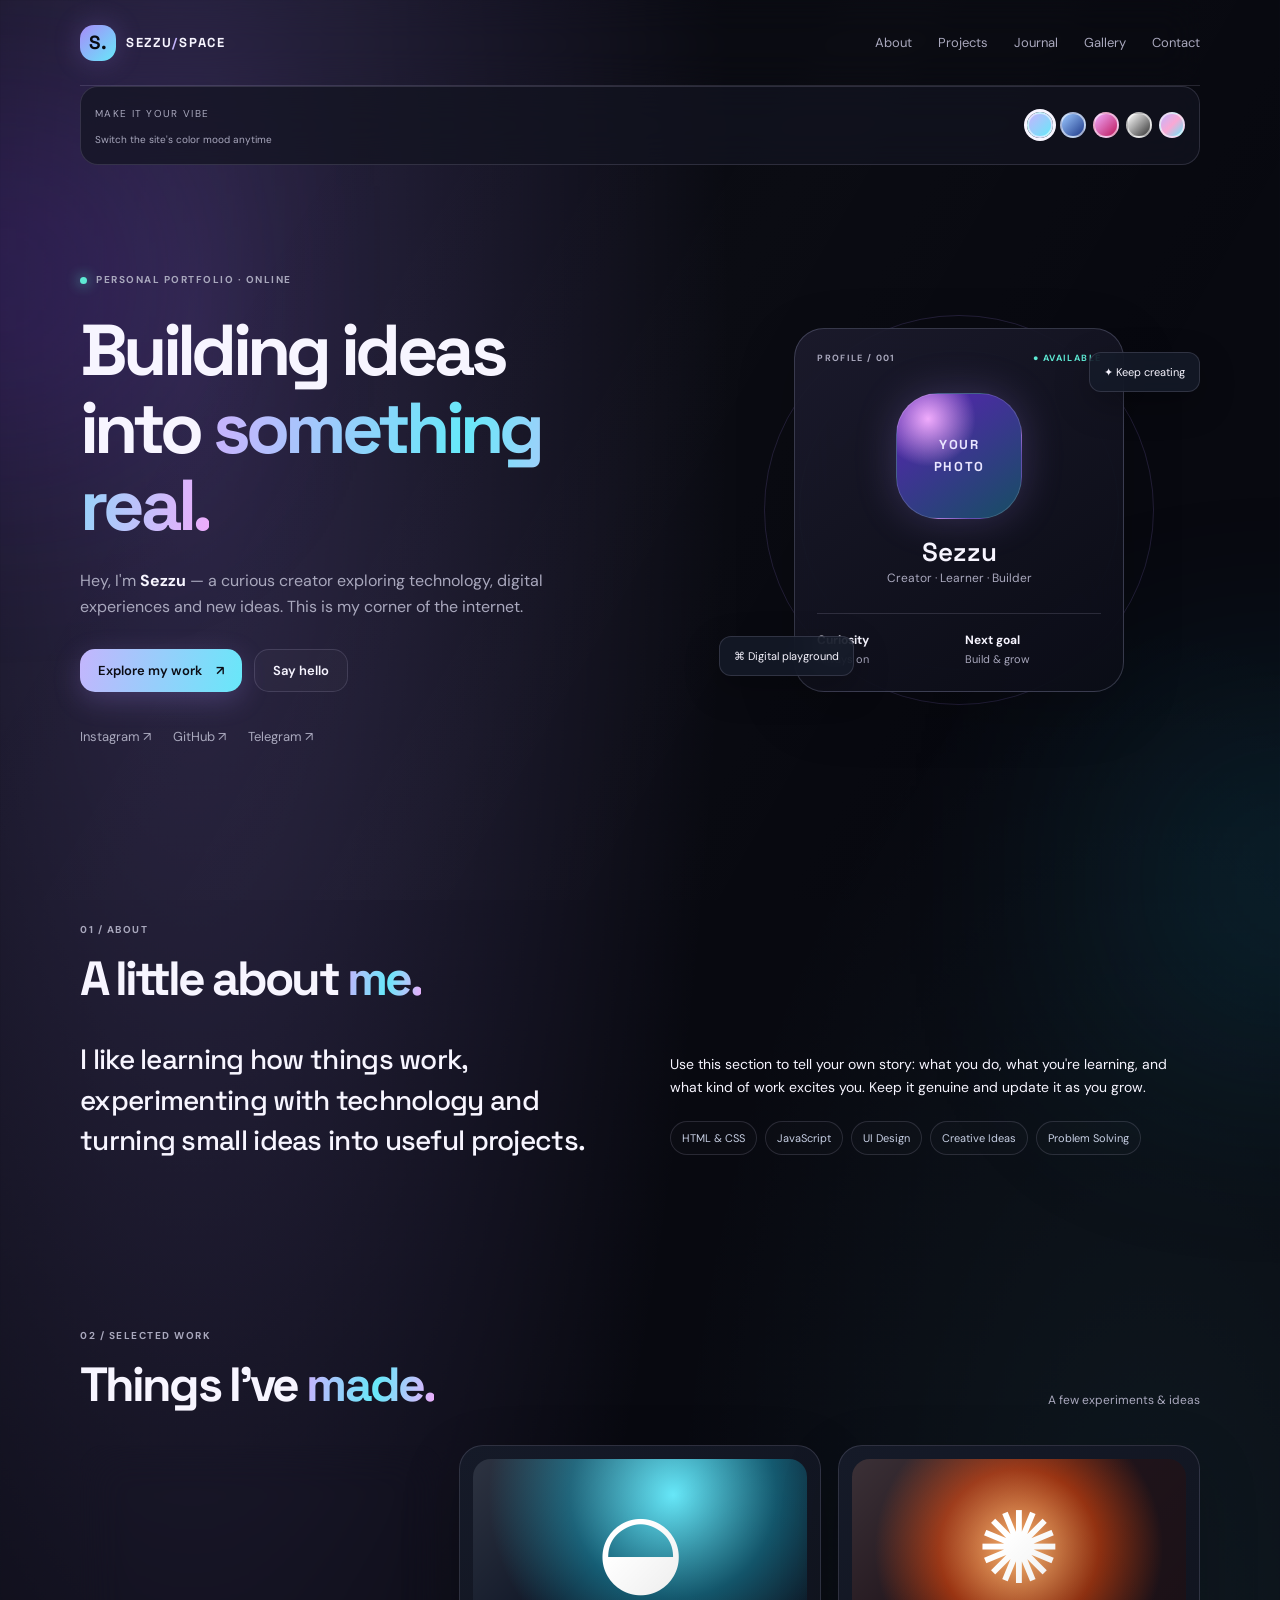
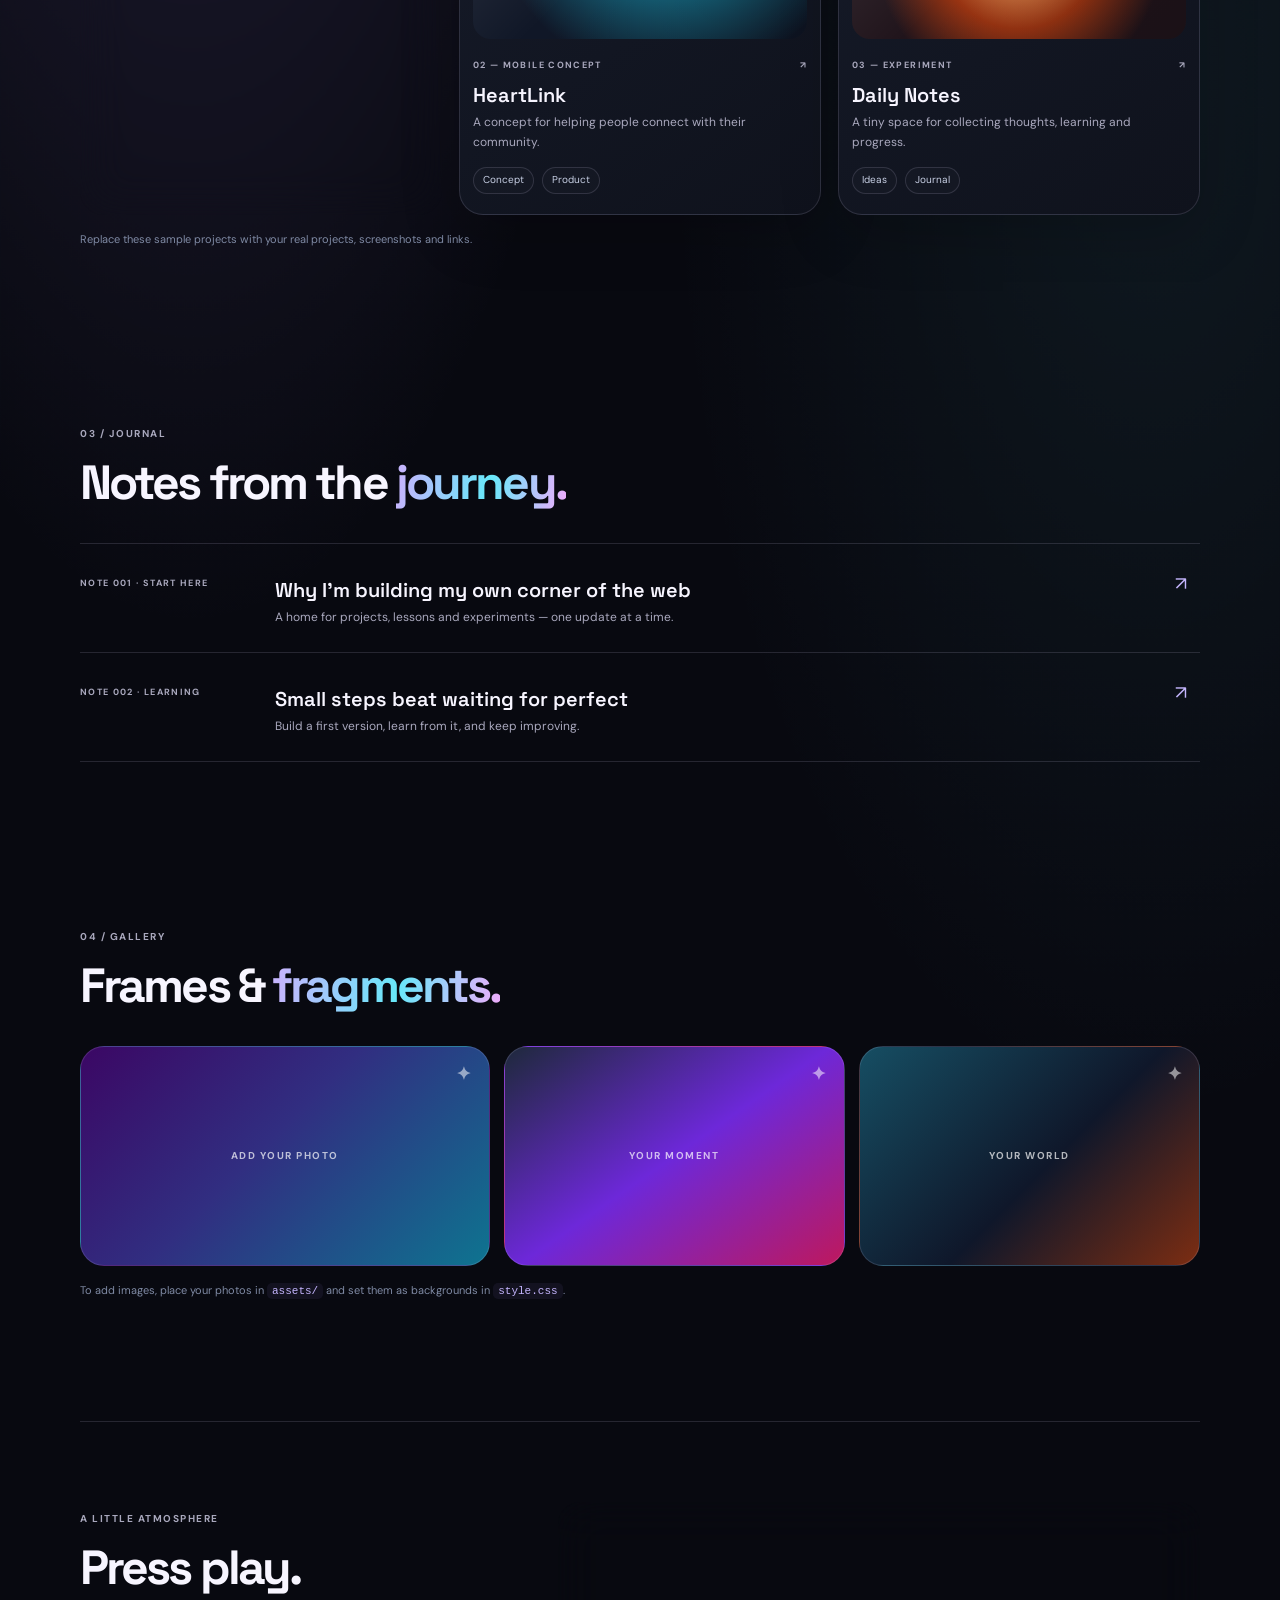
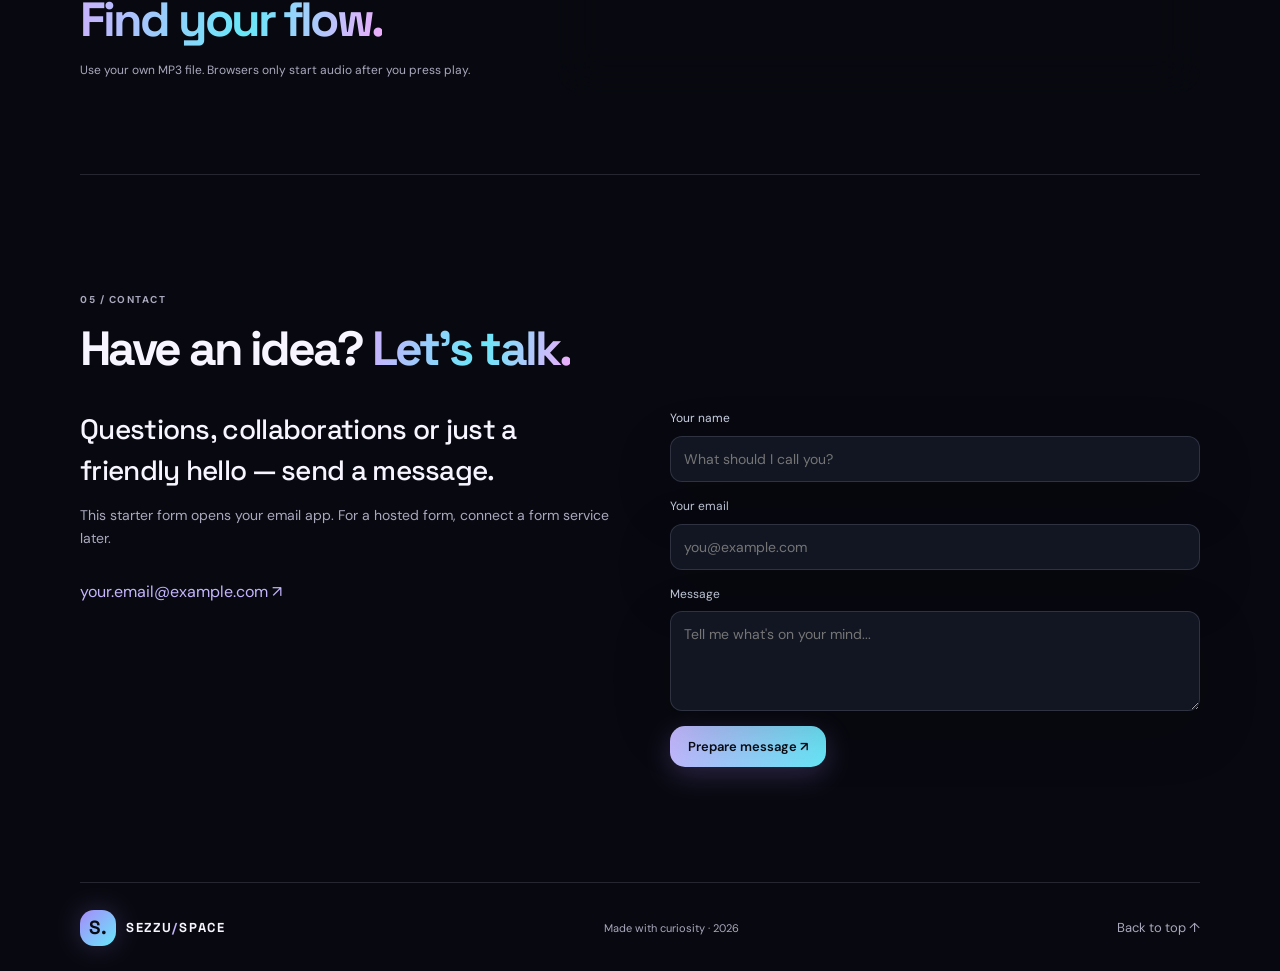
<file: index.html>
<!doctype html>
<html lang="en">
<head>
  <meta charset="utf-8">
  <meta name="viewport" content="width=device-width, initial-scale=1">
  <meta name="theme-color" content="#090b12">
  <meta name="description" content="Personal portfolio, projects, writing and gallery.">
  <title>SEZZU SPACE — Personal Portfolio</title>
  <link rel="preconnect" href="https://fonts.googleapis.com">
  <link href="https://fonts.googleapis.com/css2?family=DM+Sans:wght@400;500;600;700&family=Space+Grotesk:wght@400;500;600;700&display=swap" rel="stylesheet">
  <link rel="stylesheet" href="style.css">
</head>
<body>
  <div class="ambient ambient-one"></div><div class="ambient ambient-two"></div>
  <header class="site-header wrap">
    <a class="brand" href="#home"><span class="brand-mark">S.</span><span>SEZZU<span class="brand-dot">/</span>SPACE</span></a>
    <button class="menu-toggle" id="menuToggle" aria-label="Toggle navigation">☰</button>
    <nav id="mainNav">
      <a href="#about">About</a><a href="#projects">Projects</a><a href="#journal">Journal</a><a href="#gallery">Gallery</a><a href="#contact">Contact</a>
      
    </nav>
  </header>


  <div class="theme-dock" aria-label="Choose an aesthetic theme">
    <div><span class="theme-label">MAKE IT YOUR VIBE</span><br><small>Switch the site's color mood anytime</small></div>
    <div class="theme-tools">
      <button class="theme-swatch" data-theme-choice="lavender" style="background:linear-gradient(135deg,#c4b5fd,#67e8f9)" aria-label="Lavender dream" aria-pressed="true" title="Lavender dream"></button>
      <button class="theme-swatch" data-theme-choice="blue" style="background:linear-gradient(135deg,#9cc8ff,#1e3a8a)" aria-label="Midnight blue" aria-pressed="false" title="Midnight blue"></button>
      <button class="theme-swatch" data-theme-choice="pink" style="background:linear-gradient(135deg,#f0abfc,#be185d)" aria-label="Pink noir" aria-pressed="false" title="Pink noir"></button>
      <button class="theme-swatch" data-theme-choice="mono" style="background:linear-gradient(135deg,#fff,#333)" aria-label="Monochrome" aria-pressed="false" title="Monochrome"></button>
      <button class="theme-swatch" data-theme-choice="anime" style="background:linear-gradient(135deg,#c4b5fd,#f9a8d4,#67e8f9)" aria-label="Anime glow" aria-pressed="false" title="Anime glow"></button>
    </div>
  </div>

  <main>
    <section class="hero wrap reveal" id="home">
      <div class="hero-copy">
        <div class="eyebrow"><span class="status-dot"></span> PERSONAL PORTFOLIO · ONLINE</div>
        <h1>Building ideas<br>into <span class="gradient-text">something real.</span></h1>
        <p class="hero-intro">Hey, I'm <strong>Sezzu</strong> — a curious creator exploring technology, digital experiences and new ideas. This is my corner of the internet.</p>
        <div class="hero-actions"><a class="button primary" href="#projects">Explore my work <span>↗</span></a><a class="button ghost" href="#contact">Say hello</a></div>
        <div class="social-row" aria-label="Social links">
          <a href="https://instagram.com/" target="_blank" rel="noreferrer">Instagram ↗</a>
          <a href="https://github.com/" target="_blank" rel="noreferrer">GitHub ↗</a>
          <a href="https://t.me/" target="_blank" rel="noreferrer">Telegram ↗</a>
        </div>
      </div>
      <div class="hero-visual">
        <div class="orbit orbit-a"></div><div class="orbit orbit-b"></div>
        <div class="profile-card">
          <div class="profile-top"><span>PROFILE / 001</span><span class="live-pill">● AVAILABLE</span></div>
          <div class="avatar" id="avatar"><span>YOUR<br>PHOTO</span></div>
          <h2>Sezzu</h2><p class="muted">Creator · Learner · Builder</p>
          <div class="profile-stats"><div><strong>Curiosity</strong><span>Always on</span></div><div><strong>Next goal</strong><span>Build & grow</span></div></div>
        </div>
        <div class="floating-chip chip-top">✦ Keep creating</div><div class="floating-chip chip-bottom">⌘ Digital playground</div>
      </div>
    </section>

    <section class="section wrap reveal" id="about">
      <div class="section-heading"><span class="section-index">01 / ABOUT</span><h2>A little about <span class="gradient-text">me.</span></h2></div>
      <div class="about-grid">
        <p class="about-lead">I like learning how things work, experimenting with technology and turning small ideas into useful projects.</p>
        <div class="about-details"><p>Use this section to tell your own story: what you do, what you're learning, and what kind of work excites you. Keep it genuine and update it as you grow.</p><div class="skill-list"><span>HTML & CSS</span><span>JavaScript</span><span>UI Design</span><span>Creative Ideas</span><span>Problem Solving</span></div></div>
      </div>
    </section>

    <section class="section wrap reveal" id="projects">
      <div class="section-heading split-heading"><div><span class="section-index">02 / SELECTED WORK</span><h2>Things I've <span class="gradient-text">made.</span></h2></div><span class="muted heading-note">A few experiments & ideas</span></div>
      <div class="project-grid">
        <article class="project-card project-purple"><div class="project-art art-orbit"><span>✳</span></div><div class="project-meta"><span>01 — WEB EXPERIENCE</span><span>↗</span></div><h3>SEEZU Space</h3><p>A personal digital space for ideas, creativity and connection.</p><div class="tag-row"><span>UI/UX</span><span>Web</span></div></article>
        <article class="project-card project-blue"><div class="project-art art-waves"><span>◒</span></div><div class="project-meta"><span>02 — MOBILE CONCEPT</span><span>↗</span></div><h3>HeartLink</h3><p>A concept for helping people connect with their community.</p><div class="tag-row"><span>Concept</span><span>Product</span></div></article>
        <article class="project-card project-orange"><div class="project-art art-sun"><span>✺</span></div><div class="project-meta"><span>03 — EXPERIMENT</span><span>↗</span></div><h3>Daily Notes</h3><p>A tiny space for collecting thoughts, learning and progress.</p><div class="tag-row"><span>Ideas</span><span>Journal</span></div></article>
      </div>
      <p class="hint">Replace these sample projects with your real projects, screenshots and links.</p>
    </section>

    <section class="section wrap reveal" id="journal">
      <div class="section-heading"><span class="section-index">03 / JOURNAL</span><h2>Notes from the <span class="gradient-text">journey.</span></h2></div>
      <div class="journal-list">
        <article><div class="journal-date">NOTE 001 · START HERE</div><div><h3>Why I'm building my own corner of the web</h3><p>A home for projects, lessons and experiments — one update at a time.</p></div><span class="journal-arrow">↗</span></article>
        <article><div class="journal-date">NOTE 002 · LEARNING</div><div><h3>Small steps beat waiting for perfect</h3><p>Build a first version, learn from it, and keep improving.</p></div><span class="journal-arrow">↗</span></article>
      </div>
    </section>

    <section class="section wrap reveal" id="gallery">
      <div class="section-heading"><span class="section-index">04 / GALLERY</span><h2>Frames & <span class="gradient-text">fragments.</span></h2></div>
      <div class="gallery-grid">
        <div class="gallery-tile gallery-one"><span>ADD YOUR PHOTO</span></div><div class="gallery-tile gallery-two"><span>YOUR MOMENT</span></div><div class="gallery-tile gallery-three"><span>YOUR WORLD</span></div>
      </div>
      <p class="hint">To add images, place your photos in <code>assets/</code> and set them as backgrounds in <code>style.css</code>.</p>
    </section>

    <section class="section wrap music-section reveal">
      <div class="music-copy"><span class="section-index">A LITTLE ATMOSPHERE</span><h2>Press play.<br><span class="gradient-text">Find your flow.</span></h2><p>Use your own MP3 file. Browsers only start audio after you press play.</p></div>
      <div class="music-player"><div class="music-disc">♫</div><div class="music-info"><span class="section-index">NOW PLAYING</span><strong id="trackName">Add your own track</strong><span class="muted">Personal soundtrack</span><audio id="audio" controls preload="none"><source src="assets/music.mp3" type="audio/mpeg">Your browser does not support audio.</audio><small>Put a file named <code>music.mp3</code> in <code>assets/</code>.</small></div></div>
    </section>

    <section class="section wrap contact-section reveal" id="contact">
      <div class="section-heading"><span class="section-index">05 / CONTACT</span><h2>Have an idea? <span class="gradient-text">Let's talk.</span></h2></div>
      <div class="contact-grid"><div><p class="about-lead">Questions, collaborations or just a friendly hello — send a message.</p><p class="muted">This starter form opens your email app. For a hosted form, connect a form service later.</p><a class="email-link" href="mailto:your.email@example.com">your.email@example.com ↗</a></div>
        <form id="contactForm" class="contact-form"><label>Your name<input required name="name" placeholder="What should I call you?"></label><label>Your email<input required type="email" name="email" placeholder="you@example.com"></label><label>Message<textarea required name="message" rows="4" placeholder="Tell me what's on your mind..."></textarea></label><button class="button primary" type="submit">Prepare message ↗</button><p class="form-note" id="formNote" role="status"></p></form>
      </div>
    </section>
  </main>
  <footer class="site-footer wrap"><a class="brand" href="#home"><span class="brand-mark">S.</span><span>SEZZU<span class="brand-dot">/</span>SPACE</span></a><span class="muted">Made with curiosity · <span id="year"></span></span><a href="#home">Back to top ↑</a></footer>
  <script src="script.js"></script>
</body>
</html>
</file>
<file: style.css>
:root{--bg:#090b12;--panel:#10141f;--panel2:#141a29;--text:#f3f5ff;--muted:#9aa4bb;--line:rgba(210,220,255,.12);--purple:#a78bfa;--cyan:#67e8f9;--pink:#f0abfc;--radius:24px}*{box-sizing:border-box}html{scroll-behavior:smooth;scroll-padding-top:90px}body{margin:0;background:var(--bg);color:var(--text);font-family:"DM Sans",sans-serif;line-height:1.65;overflow-x:hidden}body:before{content:"";position:fixed;inset:0;pointer-events:none;opacity:.16;background-image:radial-gradient(#8ea1d5 0.65px,transparent .65px);background-size:22px 22px;z-index:-1}.wrap{width:min(1120px,calc(100% - 44px));margin-inline:auto}.ambient{position:absolute;width:360px;height:360px;filter:blur(110px);opacity:.18;pointer-events:none;z-index:-1}.ambient-one{background:#6d28d9;top:100px;left:-180px}.ambient-two{background:#0e7490;top:700px;right:-190px}.site-header{height:86px;display:flex;align-items:center;justify-content:space-between;border-bottom:1px solid var(--line)}.brand{display:flex;align-items:center;gap:10px;text-decoration:none;color:var(--text);font-family:"Space Grotesk",sans-serif;font-weight:700;letter-spacing:.09em;font-size:13px}.brand-mark{display:grid;place-items:center;width:36px;height:36px;border-radius:12px;background:linear-gradient(135deg,#a78bfa,#67e8f9);color:#090b12;font-size:19px;letter-spacing:0}.brand-dot{color:var(--purple)}nav{display:flex;align-items:center;gap:26px}nav a,.social-row a,.site-footer>a:last-child{color:var(--muted);text-decoration:none;font-size:13px;transition:color .2s}nav a:hover,.social-row a:hover,.site-footer>a:last-child:hover{color:var(--text)}nav .nav-login{color:var(--text);border:1px solid var(--line);padding:9px 13px;border-radius:12px}.menu-toggle{display:none;background:none;color:var(--text);border:0;font-size:23px}.hero{min-height:650px;display:grid;grid-template-columns:1.1fr .9fr;align-items:center;gap:50px;padding-block:75px}.eyebrow,.section-index,.profile-top,.project-meta,.journal-date{font-size:10px;letter-spacing:.15em;font-weight:700;color:var(--muted)}.eyebrow{display:flex;align-items:center;gap:9px}.status-dot{width:7px;height:7px;border-radius:50%;background:#5eead4;box-shadow:0 0 13px #5eead4}.hero h1,.section-heading h2,.music-copy h2{font-family:"Space Grotesk",sans-serif;letter-spacing:-.055em;line-height:1.08}.hero h1{font-size:clamp(42px,6vw,72px);margin:23px 0}.gradient-text{background:linear-gradient(100deg,#c4b5fd 5%,#67e8f9 55%,#f0abfc);-webkit-background-clip:text;background-clip:text;color:transparent}.hero-intro{max-width:510px;color:var(--muted);font-size:16px}.hero-intro strong{color:var(--text)}.hero-actions{display:flex;gap:12px;margin-top:28px;flex-wrap:wrap}.button{display:inline-flex;align-items:center;justify-content:center;gap:14px;border-radius:13px;padding:12px 18px;font:600 13px "DM Sans",sans-serif;text-decoration:none;cursor:pointer;transition:transform .2s,border-color .2s}.button:hover{transform:translateY(-2px)}.primary{border:0;color:#0b0c14;background:linear-gradient(105deg,#c4b5fd,#67e8f9)}.ghost{color:var(--text);border:1px solid var(--line);background:rgba(255,255,255,.025)}.social-row{display:flex;gap:22px;margin-top:34px}.hero-visual{position:relative;display:grid;place-items:center;min-height:460px}.profile-card{position:relative;width:min(330px,100%);padding:22px;border:1px solid rgba(207,216,255,.2);border-radius:28px;background:linear-gradient(145deg,rgba(25,31,48,.92),rgba(13,16,27,.9));box-shadow:0 28px 90px #0008;z-index:2;backdrop-filter:blur(20px)}.profile-top{display:flex;justify-content:space-between;font-size:9px}.live-pill{color:#5eead4}.avatar{width:126px;height:126px;margin:27px auto 16px;border-radius:36px;display:grid;place-items:center;text-align:center;color:#e9e5ff;font-family:"Space Grotesk";font-weight:700;font-size:13px;letter-spacing:.12em;background:radial-gradient(circle at 25% 20%,#f0abfc,transparent 35%),linear-gradient(145deg,#5b21b6,#164e63);border:1px solid #ffffff28;box-shadow:0 12px 40px #7c3aed33;overflow:hidden}.avatar img{width:100%;height:100%;object-fit:cover}.profile-card h2{text-align:center;font:600 26px "Space Grotesk";margin:0}.muted{color:var(--muted)}.profile-card>.muted{text-align:center;margin:0;font-size:12px}.profile-stats{display:grid;grid-template-columns:1fr 1fr;border-top:1px solid var(--line);margin-top:24px;padding-top:17px;gap:12px}.profile-stats div{display:flex;flex-direction:column}.profile-stats strong{font-size:12px}.profile-stats span{font-size:11px;color:var(--muted)}.orbit{position:absolute;border:1px solid #a78bfa2b;border-radius:50%;width:390px;height:390px;animation:spin 28s linear infinite}.orbit-b{width:320px;height:320px;border-color:#67e8f926;animation-direction:reverse}.floating-chip{position:absolute;padding:10px 14px;border-radius:12px;border:1px solid var(--line);background:#151a28d9;backdrop-filter:blur(12px);font-size:11px;box-shadow:0 12px 35px #0004;z-index:3}.chip-top{top:72px;right:0}.chip-bottom{bottom:64px;left:0}@keyframes spin{to{transform:rotate(360deg)}}.section{padding-block:80px}.section-heading{margin-bottom:34px}.section-heading h2,.music-copy h2{font-size:clamp(32px,4vw,48px);margin:12px 0 0}.about-grid,.contact-grid{display:grid;grid-template-columns:1fr 1fr;gap:60px}.about-lead{font:500 clamp(20px,2.5vw,28px)/1.45 "Space Grotesk";letter-spacing:-.025em;margin:0}.about-details p,.muted{font-size:14px}.skill-list,.tag-row{display:flex;gap:8px;flex-wrap:wrap;margin-top:22px}.skill-list span,.tag-row span{font-size:11px;border:1px solid var(--line);border-radius:100px;padding:7px 11px;color:#c8d0e5;background:#ffffff04}.split-heading{display:flex;justify-content:space-between;align-items:end}.heading-note{font-size:12px}.project-grid{display:grid;grid-template-columns:repeat(3,1fr);gap:17px}.project-card{padding:13px 13px 20px;background:linear-gradient(145deg,#151a28,#0f121c);border:1px solid var(--line);border-radius:20px;transition:transform .25s,border-color .25s}.project-card:hover{transform:translateY(-5px);border-color:#a78bfa66}.project-art{height:180px;border-radius:13px;display:grid;place-items:center;overflow:hidden;font-size:68px;color:#fff}.project-purple .project-art{background:radial-gradient(circle at 50% 50%,#a78bfa,#5b21b6 42%,#17112b 72%)}.project-blue .project-art{background:radial-gradient(circle at 60% 20%,#67e8f9,#155e75 42%,#101727 75%)}.project-orange .project-art{background:radial-gradient(circle at 50% 50%,#fdba74,#9a3412 42%,#20141b 76%)}.art-orbit span{animation:spin 12s linear infinite}.art-waves span{font-size:100px}.art-sun span{font-size:100px}.project-meta{display:flex;justify-content:space-between;margin-top:19px;font-size:9px}.project-card h3,.journal-list h3{font:600 20px "Space Grotesk";margin:9px 0 5px}.project-card p,.journal-list p{color:var(--muted);font-size:12px;margin:0}.tag-row{margin-top:15px}.tag-row span{padding:4px 9px;font-size:10px}.hint{font-size:11px;color:#7f8aa4;margin-top:15px}.hint code,code{color:#c4b5fd;background:#a78bfa12;padding:2px 5px;border-radius:5px}.journal-list{border-top:1px solid var(--line)}.journal-list article{display:grid;grid-template-columns:170px 1fr 25px;gap:25px;align-items:start;padding:24px 0;border-bottom:1px solid var(--line)}.journal-date{padding-top:8px;font-size:9px}.journal-arrow{font-size:19px;color:var(--purple)}.gallery-grid{display:grid;grid-template-columns:1.2fr 1fr 1fr;gap:14px}.gallery-tile{height:220px;border:1px solid var(--line);border-radius:18px;display:grid;place-items:center;font-size:10px;letter-spacing:.15em;color:#ffffffb0;font-weight:700;overflow:hidden}.gallery-one{background:linear-gradient(135deg,#3b0764,#312e81 45%,#0e7490)}.gallery-two{background:linear-gradient(145deg,#1e293b,#6d28d9,#be185d)}.gallery-three{background:linear-gradient(135deg,#164e63,#0f172a 55%,#7c2d12)}.music-section{display:grid;grid-template-columns:.8fr 1.2fr;align-items:center;gap:50px;border-block:1px solid var(--line);margin-block:30px}.music-copy h2{margin-bottom:15px}.music-copy p,.music-info small{font-size:12px;color:var(--muted)}.music-player{display:flex;align-items:center;gap:22px;padding:24px;border:1px solid var(--line);border-radius:22px;background:linear-gradient(130deg,#171c2b,#0d111b)}.music-disc{width:88px;height:88px;flex-shrink:0;border-radius:50%;display:grid;place-items:center;font-size:35px;background:repeating-radial-gradient(circle,#2d2350 0 4px,#17182d 5px 9px);border:5px solid #28233e;box-shadow:0 0 35px #8b5cf633}.music-info{display:flex;flex-direction:column;gap:4px;min-width:0;flex:1}.music-info strong{font-family:"Space Grotesk";font-size:16px}.music-info audio{width:100%;height:34px;margin-top:8px}.music-info small{font-size:10px}.contact-section{padding-bottom:100px}.contact-grid{align-items:start}.email-link{display:inline-block;color:#c4b5fd;text-decoration:none;margin-top:15px}.contact-form{display:flex;flex-direction:column;gap:15px}.contact-form label{font-size:12px;color:#cbd2e4;display:flex;flex-direction:column;gap:7px}.contact-form input,.contact-form textarea{font:14px "DM Sans";color:var(--text);background:#111622;border:1px solid var(--line);border-radius:12px;padding:13px;outline:none;resize:vertical}.contact-form input:focus,.contact-form textarea:focus{border-color:#a78bfa}.contact-form .button{align-self:flex-start}.form-note{font-size:12px;color:#67e8f9;margin:0}.site-footer{border-top:1px solid var(--line);min-height:90px;display:flex;align-items:center;justify-content:space-between;gap:15px}.site-footer .muted{font-size:11px}.reveal{opacity:0;transform:translateY(18px);transition:opacity .7s ease,transform .7s ease}.reveal.visible{opacity:1;transform:translateY(0)}.auth-page{min-height:100vh;display:grid;place-items:center;padding:24px}.auth-card{width:min(430px,100%);padding:30px;border:1px solid var(--line);border-radius:24px;background:linear-gradient(145deg,#151a28,#0e111b);box-shadow:0 30px 100px #0006}.auth-card h1{font:600 32px "Space Grotesk";margin:20px 0 5px}.auth-card p{color:var(--muted);font-size:13px}.auth-card form{display:grid;gap:14px;margin-top:22px}.auth-card label{display:grid;gap:7px;font-size:12px}.auth-card input{background:#090d16;color:white;border:1px solid var(--line);border-radius:11px;padding:13px}.auth-actions{display:flex;gap:12px;flex-wrap:wrap;margin-top:15px}.auth-message{font-size:12px!important;color:#67e8f9!important}.dashboard-grid{display:grid;grid-template-columns:230px 1fr;gap:20px;padding-block:40px}.dash-sidebar,.dash-panel{border:1px solid var(--line);border-radius:20px;background:#111622;padding:22px}.dash-sidebar a{display:block;color:var(--muted);text-decoration:none;padding:10px 0;font-size:13px}.dash-panel h1{font:600 32px "Space Grotesk";margin-top:0}.warning{padding:14px;border:1px solid #fbbf2444;border-radius:12px;background:#fbbf240b;color:#fcd34d;font-size:12px}.dash-panel textarea{width:100%;min-height:110px;background:#090d16;color:white;border:1px solid var(--line);border-radius:12px;padding:12px}.dash-panel .button{margin-top:10px}
@media(max-width:760px){.wrap{width:min(100% - 32px,560px)}.site-header{height:72px}.menu-toggle{display:block}nav{display:none;position:absolute;top:72px;left:16px;right:16px;z-index:10;padding:18px;background:#111622;border:1px solid var(--line);border-radius:16px;flex-direction:column;align-items:stretch;gap:14px}nav.open{display:flex}.hero{grid-template-columns:1fr;gap:15px;padding-block:55px 30px}.hero h1{font-size:clamp(42px,12vw,64px)}.hero-visual{min-height:400px}.profile-card{width:min(310px,90%)}.orbit{width:320px;height:320px}.orbit-b{width:265px;height:265px}.chip-top{right:-2px;top:55px}.chip-bottom{left:-3px;bottom:48px}.section{padding-block:55px}.about-grid,.contact-grid,.music-section{grid-template-columns:1fr;gap:25px}.project-grid{grid-template-columns:1fr}.project-art{height:200px}.split-heading{display:block}.heading-note{display:block;margin-top:12px}.journal-list article{grid-template-columns:1fr 20px;gap:5px 12px}.journal-date{grid-column:1/-1}.gallery-grid{grid-template-columns:1fr 1fr}.gallery-one{grid-column:1/-1}.gallery-tile{height:155px}.gallery-one{height:200px}.music-section{margin-block:15px}.music-player{padding:17px;gap:13px}.music-disc{width:62px;height:62px}.site-footer{flex-wrap:wrap;padding-block:20px}.site-footer .muted{order:3;width:100%}.dashboard-grid{grid-template-columns:1fr}.dash-sidebar{display:flex;gap:18px;overflow:auto}.dash-sidebar a{white-space:nowrap}.auth-card{padding:23px}}@media(prefers-reduced-motion:reduce){*,*:before,*:after{scroll-behavior:auto!important;animation:none!important;transition:none!important}.reveal{opacity:1;transform:none}}

/* SEZZU SPACE — all-in-one aesthetic polish */
:root{
  --bg:#080910;--panel:#111320;--panel2:#17192a;--text:#f7f5ff;--muted:#a9a8bd;
  --line:rgba(222,218,255,.14);--purple:#c4b5fd;--cyan:#8be9fd;--pink:#f5b8e8;
  --radius:26px;--glow:rgba(167,139,250,.24);
}
body{background:radial-gradient(ellipse at 15% 8%,var(--glow),transparent 35%),radial-gradient(ellipse at 90% 40%,rgba(103,232,249,.07),transparent 30%),var(--bg);transition:background .35s,color .35s}
body:after{content:"";position:fixed;inset:0;pointer-events:none;z-index:-1;background:linear-gradient(120deg,transparent 20%,rgba(255,255,255,.015),transparent 80%)}
.site-header{backdrop-filter:blur(18px)}
.brand{letter-spacing:.13em}
.brand-mark{box-shadow:0 0 28px var(--glow);border-radius:14px}
.hero h1{letter-spacing:-.065em}
.profile-card,.project-card,.music-player,.contact-form input,.contact-form textarea{backdrop-filter:blur(22px);box-shadow:0 18px 60px rgba(0,0,0,.18)}
.profile-card{border-radius:30px;background:linear-gradient(145deg,rgba(30,29,48,.84),rgba(11,13,23,.82))}
.avatar{border-radius:42px;box-shadow:0 0 42px var(--glow)}
.project-card{border-radius:24px}
.project-art{border-radius:18px;position:relative}
.project-art:after{content:"";position:absolute;inset:0;background:linear-gradient(135deg,rgba(255,255,255,.12),transparent 45%,rgba(0,0,0,.18));pointer-events:none}
.gallery-tile{border-radius:24px;position:relative;isolation:isolate}
.gallery-tile:before{content:"✦";position:absolute;top:13px;right:16px;font-size:18px;color:#ffffff88}
.button{border-radius:15px}
.primary{box-shadow:0 8px 28px var(--glow)}
.section-heading h2,.music-copy h2{letter-spacing:-.06em}
.journal-list article{transition:padding .2s}
.journal-list article:hover{padding-left:8px}
.theme-tools{display:flex;align-items:center;gap:7px;flex-wrap:wrap}
.theme-label{font-size:10px;letter-spacing:.13em;color:var(--muted);margin-right:4px}
.theme-swatch{width:26px;height:26px;border-radius:50%;border:2px solid rgba(255,255,255,.55);cursor:pointer;box-shadow:0 0 0 3px transparent;transition:transform .2s,box-shadow .2s}
.theme-swatch:hover{transform:scale(1.12)}
.theme-swatch[aria-pressed="true"]{box-shadow:0 0 0 3px var(--text)}
.theme-dock{display:flex;align-items:center;justify-content:space-between;gap:10px;padding:12px 14px;border:1px solid var(--line);border-radius:18px;background:rgba(18,20,33,.72);backdrop-filter:blur(18px);margin:0 auto 20px;width:min(1120px,calc(100% - 44px))}
.theme-dock small{color:var(--muted);font-size:10px}
body[data-theme="blue"]{--bg:#070c14;--panel:#101927;--panel2:#142437;--purple:#9cc8ff;--cyan:#8be9fd;--pink:#b5c7ff;--glow:rgba(80,150,255,.22)}
body[data-theme="pink"]{--bg:#100912;--panel:#201321;--panel2:#2a1728;--purple:#f0abfc;--cyan:#fbcfe8;--pink:#f9a8d4;--glow:rgba(236,72,153,.22)}
body[data-theme="mono"]{--bg:#080808;--panel:#151515;--panel2:#202020;--purple:#f1f1f1;--cyan:#bcbcbc;--pink:#dedede;--glow:rgba(255,255,255,.12)}
body[data-theme="anime"]{--bg:#090817;--panel:#15122a;--panel2:#21183c;--purple:#c4b5fd;--cyan:#67e8f9;--pink:#f9a8d4;--glow:rgba(139,92,246,.28)}
body[data-theme="anime"] .project-art{background-image:radial-gradient(circle at 75% 20%,rgba(249,168,212,.38),transparent 25%),linear-gradient(135deg,#21183c,#172554)!important}
@media(max-width:760px){.theme-dock{width:calc(100% - 32px);align-items:flex-start;flex-direction:column}.theme-tools{gap:10px}.theme-swatch{width:29px;height:29px}}
</file>
